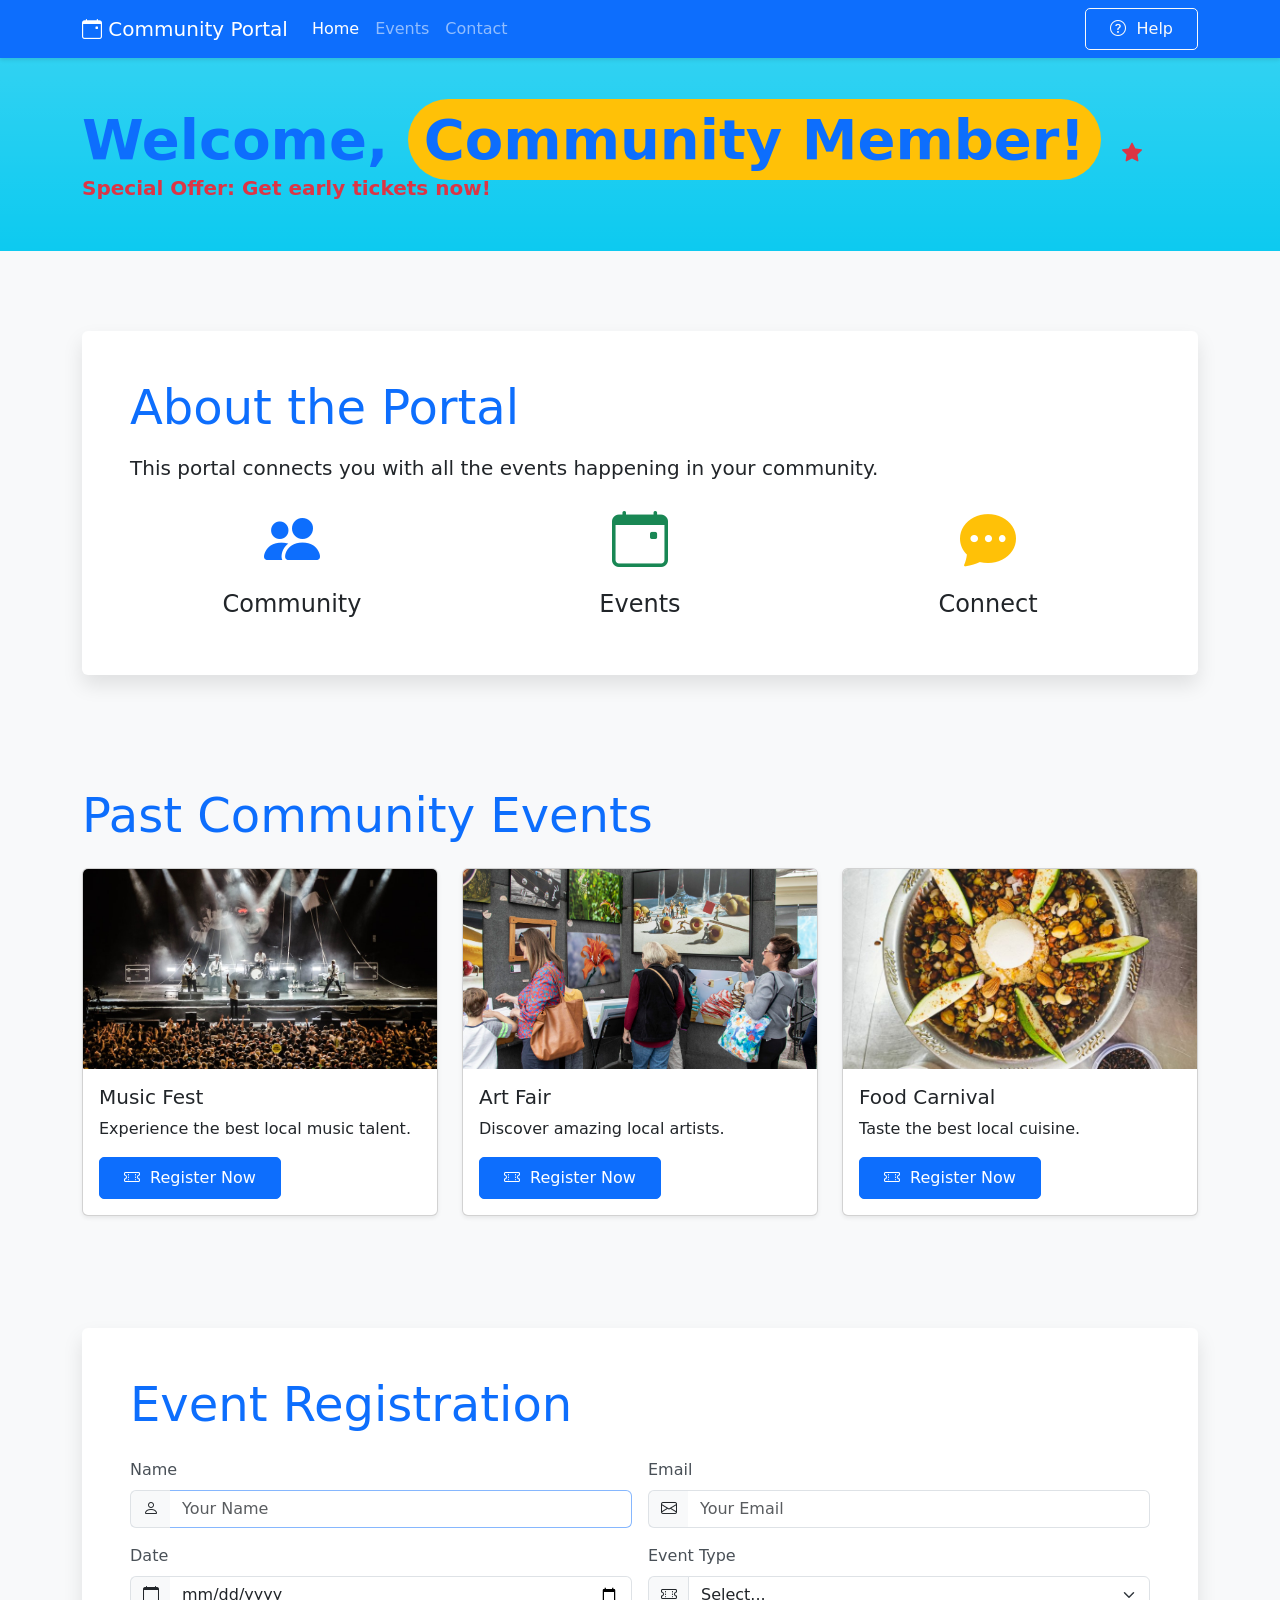
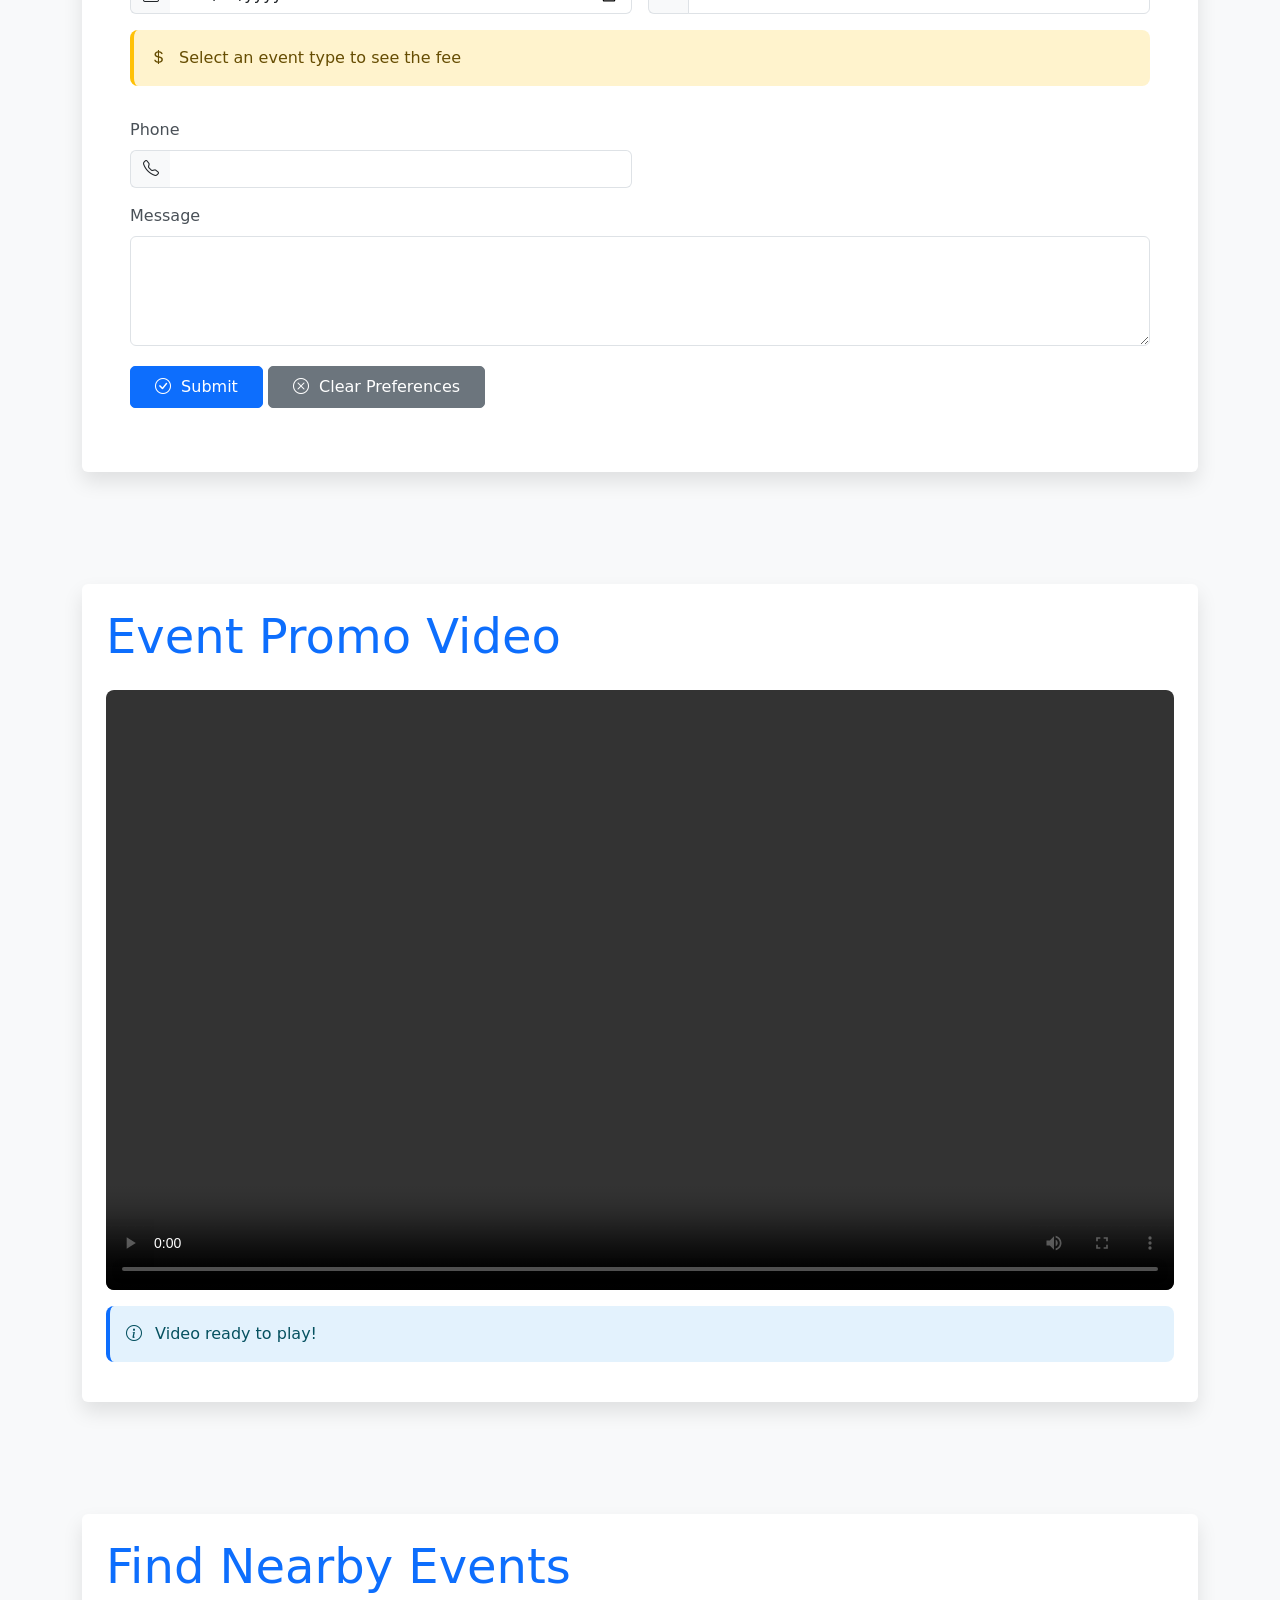
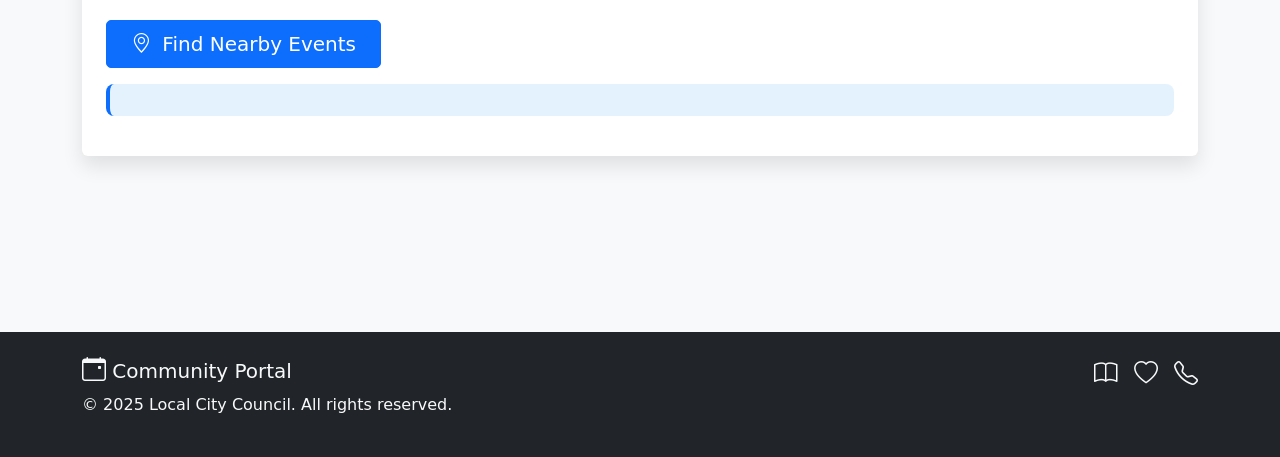
<file: Module 1-Bootstrap_Solution/index.html>
<!DOCTYPE html>
<html lang="en">
<head>
    <meta charset="UTF-8">
    <meta name="viewport" content="width=device-width, initial-scale=1.0">
    <title>Local Community Event Portal</title>
    <!-- Bootstrap 5 CSS CDN -->
    <link href="https://cdn.jsdelivr.net/npm/bootstrap@5.3.0/dist/css/bootstrap.min.css" rel="stylesheet">
    <!-- Bootstrap Icons -->
    <link rel="stylesheet" href="https://cdn.jsdelivr.net/npm/bootstrap-icons@1.11.0/font/bootstrap-icons.css">
    <!-- Custom CSS -->
    <link rel="stylesheet" href="css/style.css">
</head>
<body class="bg-light">
    <!-- Navigation (Exercise 10.1) -->
    <nav class="navbar navbar-expand-lg navbar-dark bg-primary sticky-top">
        <div class="container">
            <a class="navbar-brand" href="#home">
                <i class="bi bi-calendar-event"></i> Community Portal
            </a>
            <button class="navbar-toggler" type="button" data-bs-toggle="collapse" data-bs-target="#navbarNav">
                <span class="navbar-toggler-icon"></span>
            </button>
            <div class="collapse navbar-collapse" id="navbarNav">
                <ul class="navbar-nav me-auto">
                    <li class="nav-item">
                        <a class="nav-link active" href="#home">Home</a>
                    </li>
                    <li class="nav-item">
                        <a class="nav-link" href="#events">Events</a>
                    </li>
                    <li class="nav-item">
                        <a class="nav-link" href="#contact">Contact</a>
                    </li>
                </ul>
                <a href="help.html" class="btn btn-outline-light" target="_blank">
                    <i class="bi bi-question-circle"></i> Help
                </a>
            </div>
        </div>
    </nav>

    <!-- Welcome Banner (Exercise 13.1) -->
    <div class="bg-info bg-gradient text-dark py-5">
        <div class="container">
            <div class="row align-items-center">
                <div class="col-12">
                    <h2 class="display-4 fw-bold d-inline">Welcome, <span class="bg-warning px-3 py-2 rounded-pill">Community Member!</span></h2>
                    <p class="lead text-danger fw-bold mt-3 d-inline ms-3">
                        <i class="bi bi-star-fill"></i> Special Offer: Get early tickets now!
                    </p>
                </div>
            </div>
        </div>
    </div>

    <!-- Main Content -->
    <main class="container my-5">
        <!-- Home Section (Exercise 7.1) -->
        <section id="home" class="mb-5">
            <div class="card border-0 shadow-lg">
                <div class="card-body p-5">
                    <h3 class="display-5 mb-3 text-primary">About the Portal</h3>
                    <p class="lead">This portal connects you with all the events happening in your community.</p>
                    <div class="row mt-4">
                        <div class="col-md-4">
                            <div class="text-center">
                                <i class="bi bi-people-fill display-4 text-primary"></i>
                                <h4 class="mt-3">Community</h4>
                            </div>
                        </div>
                        <div class="col-md-4">
                            <div class="text-center">
                                <i class="bi bi-calendar-event display-4 text-success"></i>
                                <h4 class="mt-3">Events</h4>
                            </div>
                        </div>
                        <div class="col-md-4">
                            <div class="text-center">
                                <i class="bi bi-chat-dots-fill display-4 text-warning"></i>
                                <h4 class="mt-3">Connect</h4>
                            </div>
                        </div>
                    </div>
                </div>
            </div>
        </section>

        <!-- Events Section (Exercise 3.1 & 4.1) -->
        <section id="events" class="mb-5">
            <h3 class="display-5 mb-4 text-primary">Past Community Events</h3>
            <div class="row g-4">
                <div class="col-12 col-md-6 col-lg-4">
                    <div class="card h-100 shadow-sm hover-card">
                        <img src="images/event1.jpg" class="card-img-top" alt="Music Fest" style="height: 200px; object-fit: cover;">
                        <div class="card-body">
                            <h5 class="card-title">Music Fest</h5>
                            <p class="card-text">Experience the best local music talent.</p>
                            <button class="btn btn-primary" onclick="scrollToRegistration('Music Fest')">
                                <i class="bi bi-ticket-perforated"></i> Register Now
                            </button>
                        </div>
                    </div>
                </div>
                <div class="col-12 col-md-6 col-lg-4">
                    <div class="card h-100 shadow-sm hover-card">
                        <img src="images/event2.jpg" class="card-img-top" alt="Art Fair" style="height: 200px; object-fit: cover;">
                        <div class="card-body">
                            <h5 class="card-title">Art Fair</h5>
                            <p class="card-text">Discover amazing local artists.</p>
                            <button class="btn btn-primary" onclick="scrollToRegistration('Art Fair')">
                                <i class="bi bi-ticket-perforated"></i> Register Now
                            </button>
                        </div>
                    </div>
                </div>
                <div class="col-12 col-md-6 col-lg-4">
                    <div class="card h-100 shadow-sm hover-card">
                        <img src="images/event3.jpg" class="card-img-top" alt="Food Carnival" style="height: 200px; object-fit: cover;">
                        <div class="card-body">
                            <h5 class="card-title">Food Carnival</h5>
                            <p class="card-text">Taste the best local cuisine.</p>
                            <button class="btn btn-primary" onclick="scrollToRegistration('Food Carnival')">
                                <i class="bi bi-ticket-perforated"></i> Register Now
                            </button>
                        </div>
                    </div>
                </div>
            </div>
        </section>

        <!-- Contact Section (Exercise 8.1) -->
        <section id="contact" class="mb-5">
            <div class="card border-0 shadow-lg">
                <div class="card-body p-5">
                    <h3 class="display-5 mb-4 text-primary">Event Registration</h3>
                    <form class="row g-3" onsubmit="showConfirmation(); return false;">
                        <div class="col-md-6">
                            <label for="name" class="form-label">Name</label>
                            <div class="input-group">
                                <span class="input-group-text"><i class="bi bi-person"></i></span>
                                <input type="text" class="form-control" id="name" placeholder="Your Name" required autofocus>
                            </div>
                        </div>
                        <div class="col-md-6">
                            <label for="email" class="form-label">Email</label>
                            <div class="input-group">
                                <span class="input-group-text"><i class="bi bi-envelope"></i></span>
                                <input type="email" class="form-control" id="email" placeholder="Your Email" required>
                            </div>
                        </div>
                        <div class="col-md-6">
                            <label for="date" class="form-label">Date</label>
                            <div class="input-group">
                                <span class="input-group-text"><i class="bi bi-calendar"></i></span>
                                <input type="date" class="form-control" id="date" required>
                            </div>
                        </div>
                        <div class="col-md-6">
                            <label for="eventType" class="form-label">Event Type</label>
                            <div class="input-group">
                                <span class="input-group-text"><i class="bi bi-ticket-perforated"></i></span>
                                <select class="form-select" id="eventType" onchange="showFee(); savePreferences();" required>
                                    <option value="">Select...</option>
                                    <option value="concert">Concert</option>
                                    <option value="workshop">Workshop</option>
                                    <option value="festival">Festival</option>
                                </select>
                            </div>
                        </div>
                        <div class="col-12">
                            <div id="eventFee" class="alert alert-warning">
                                <i class="bi bi-currency-dollar"></i> Select an event type to see the fee
                            </div>
                        </div>
                        <div class="col-md-6">
                            <label for="phone" class="form-label">Phone</label>
                            <div class="input-group">
                                <span class="input-group-text"><i class="bi bi-telephone"></i></span>
                                <input type="tel" class="form-control" id="phone" onblur="validatePhone()" required>
                            </div>
                        </div>
                        <div class="col-12">
                            <label for="feedback" class="form-label">Message</label>
                            <textarea class="form-control" id="feedback" rows="4" onkeyup="countChars()"></textarea>
                            <div id="charCount" class="form-text text-success"></div>
                        </div>
                        <div class="col-12">
                            <button type="submit" class="btn btn-primary">
                                <i class="bi bi-check-circle"></i> Submit
                            </button>
                            <button type="button" class="btn btn-secondary" onclick="clearPreferences()">
                                <i class="bi bi-x-circle"></i> Clear Preferences
                            </button>
                        </div>
                        <div class="col-12">
                            <output id="outputMsg" class="alert alert-success d-none"></output>
                        </div>
                    </form>
                </div>
            </div>
        </section>

        <!-- Video Section (Exercise 11.1) -->
        <section class="mb-5">
            <div class="card border-0 shadow-lg">
                <div class="card-body p-4">
                    <h3 class="display-5 mb-4 text-primary">Event Promo Video</h3>
                    <div class="ratio ratio-16x9">
                        <video class="rounded" controls oncanplay="videoReady()">
                            <source src="videos/promo.mp4" type="video/mp4">
                            Your browser does not support the video tag.
                        </video>
                    </div>
                    <p id="videoStatus" class="alert alert-info mt-3">
                        <i class="bi bi-info-circle"></i> Video ready to play!
                    </p>
                </div>
            </div>
        </section>

        <!-- Geolocation Section (Exercise 16.1) -->
        <section class="mb-5">
            <div class="card border-0 shadow-lg">
                <div class="card-body p-4">
                    <h3 class="display-5 mb-4 text-primary">Find Nearby Events</h3>
                    <button class="btn btn-primary btn-lg" onclick="findLocation()">
                        <i class="bi bi-geo-alt"></i> Find Nearby Events
                    </button>
                    <p id="geoResult" class="mt-3 alert alert-info"></p>
                </div>
            </div>
        </section>
    </main>

    <!-- Footer (Exercise 16.1) -->
    <footer class="bg-dark text-light py-4 mt-5">
        <div class="container">
            <div class="row">
                <div class="col-md-6">
                    <h5><i class="bi bi-calendar-event"></i> Community Portal</h5>
                    <p>&copy; 2025 Local City Council. All rights reserved.</p>
                </div>
                <div class="col-md-6 text-md-end">
                    <div class="d-flex gap-3 justify-content-md-end">
                        <a href="#" class="text-light fs-4" title="Community Guidelines">
                            <i class="bi bi-book"></i>
                        </a>
                        <a href="#" class="text-light fs-4" title="Volunteer Opportunities">
                            <i class="bi bi-heart"></i>
                        </a>
                        <a href="#" class="text-light fs-4" title="Emergency Contacts">
                            <i class="bi bi-telephone"></i>
                        </a>
                    </div>
                </div>
            </div>
        </div>
    </footer>

    <!-- Bootstrap 5 JS Bundle with Popper -->
    <script src="https://cdn.jsdelivr.net/npm/bootstrap@5.3.0/dist/js/bootstrap.bundle.min.js"></script>
    <script>
        // Your existing JavaScript code remains the same
        window.onload = function () {
            const selectedType = localStorage.getItem("eventType");
            if (selectedType) {
                document.getElementById("eventType").value = selectedType;
            }
        };

        function savePreferences() {
            const type = document.getElementById("eventType").value;
            localStorage.setItem("eventType", type);
        }

        function clearPreferences() {
            localStorage.clear();
            sessionStorage.clear();
            alert("Preferences cleared.");
        }

        function validatePhone() {
            const phone = document.getElementById("phone").value;
            if (!/^\d{10}$/.test(phone)) {
                alert("Enter a valid 10-digit phone number.");
            }
        }

        function showFee() {
            const fees = {
                concert: "$20",
                workshop: "$10",
                festival: "Free"
            };
            const fee = fees[document.getElementById("eventType").value];
            document.getElementById("eventFee").innerHTML = 
                `<i class="bi bi-currency-dollar"></i> Event Fee: ${fee}`;
        }

        function showConfirmation() {
            const outputMsg = document.getElementById("outputMsg");
            outputMsg.innerHTML = '<i class="bi bi-check-circle"></i> Thank you! Your registration is confirmed.';
            outputMsg.classList.remove("d-none");
        }

        function enlargeImage(img) {
            img.style.transform = "scale(1.5)";
            img.style.transition = "transform 0.5s";
        }

        function countChars() {
            const text = document.getElementById("feedback").value;
            document.getElementById("charCount").innerText = `Characters: ${text.length}`;
        }

        function findLocation() {
            const output = document.getElementById("geoResult");
            if (navigator.geolocation) {
                navigator.geolocation.getCurrentPosition(
                    position => {
                        output.innerHTML = `<i class="bi bi-geo-alt"></i> Latitude: ${position.coords.latitude}, Longitude: ${position.coords.longitude}`;
                    },
                    error => {
                        output.innerHTML = `<i class="bi bi-exclamation-triangle"></i> Error: ${error.message}`;
                    },
                    { enableHighAccuracy: true, timeout: 5000 }
                );
            } else {
                output.innerHTML = `<i class="bi bi-exclamation-triangle"></i> Geolocation not supported.`;
            }
        }

        window.onbeforeunload = function () {
            return "Are you sure you want to leave without finishing the form?";
        };

        function videoReady() {
            document.getElementById("videoStatus").innerHTML = 
                '<i class="bi bi-play-circle"></i> Video ready to play!';
        }

        // Add this new function for smooth scrolling to registration
        function scrollToRegistration(eventName) {
            document.getElementById('eventType').value = eventName.toLowerCase().replace(' ', '');
            document.getElementById('contact').scrollIntoView({ behavior: 'smooth' });
            showFee();
        }
    </script>
</body>
</html>
</file>
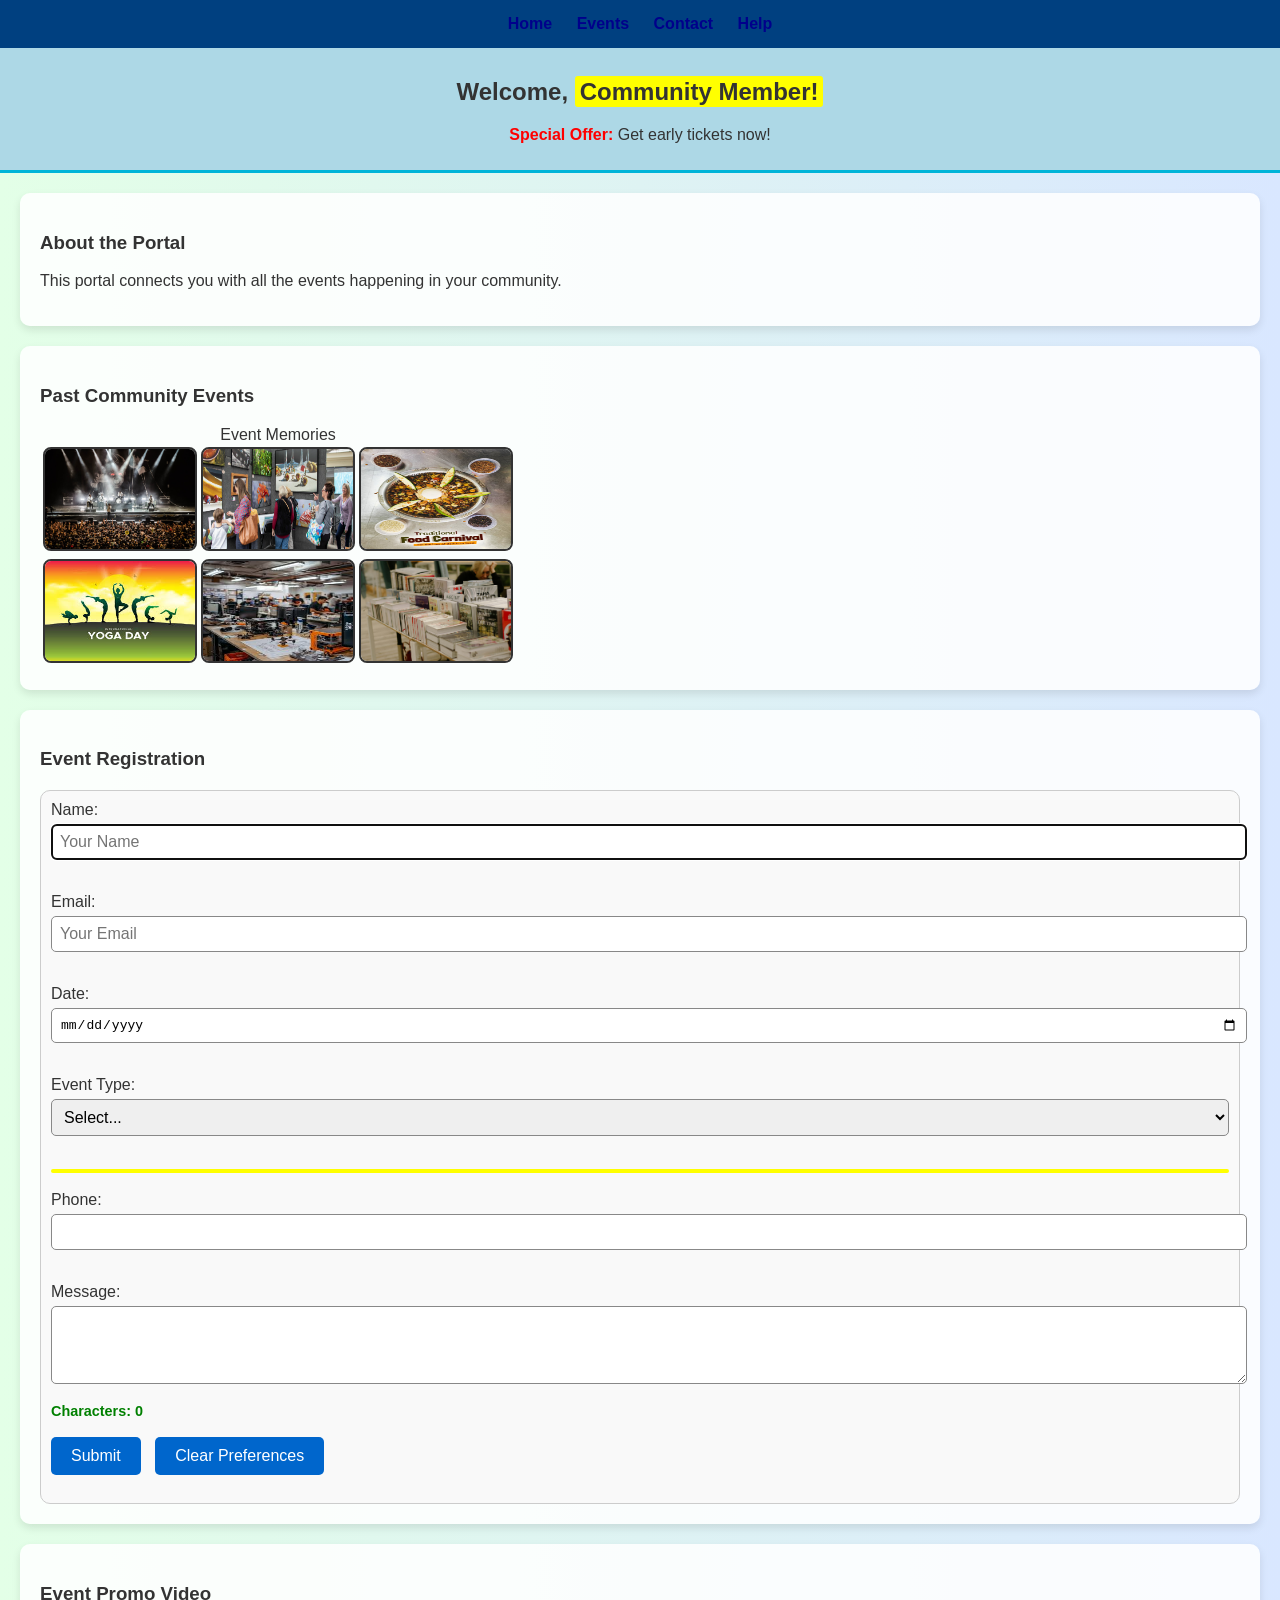
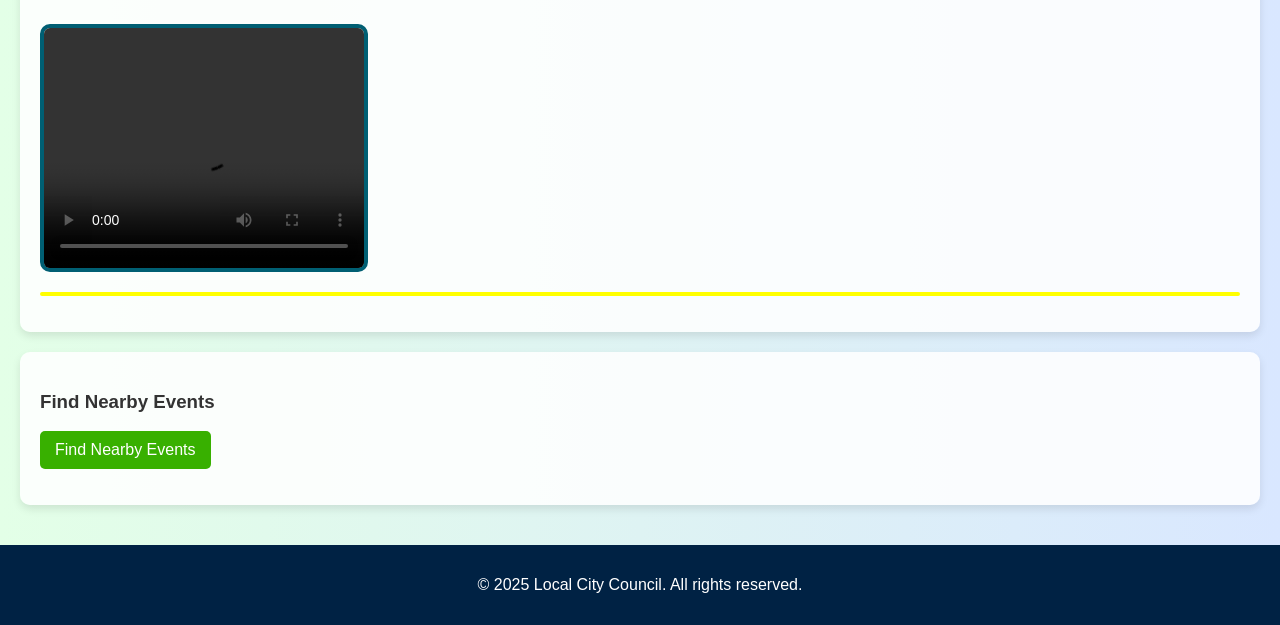
<file: Module 1-CSS3_Solution/index.html>
<!DOCTYPE html>
<html lang="en">
<head>
    <meta charset="UTF-8">
    <title>Local Community Event Portal</title>
    <link rel="stylesheet" href="styles.css">
    <style>
        /* Navigation */
        nav a {
            margin: 10px;
            text-decoration: none;
            color: darkblue;
        }
        /* Welcome Banner */
        #welcomeBanner {
            background-color: lightblue;
            padding: 10px;
        }
        .highlight {
            background-color: yellow;
            font-weight: bold;
        }
        /* Image Gallery */
        .event-img {
            border: 2px solid #333;
            width: 150px;
            height: 100px;
        }
        /* Form Styling */
        form {
            margin-top: 20px;
            border: 1px solid #ccc;
            padding: 10px;
        }
        /* Feedback Count */
        #charCount {
            font-size: 0.9em;
            color: green;
        }
    </style>
    <script>
        // Save and load preferences
        window.onload = function () {
            const selectedType = localStorage.getItem("eventType");
            if (selectedType) {
                document.getElementById("eventType").value = selectedType;
            }
        };

        function savePreferences() {
            const type = document.getElementById("eventType").value;
            localStorage.setItem("eventType", type);
        }

        function clearPreferences() {
            localStorage.clear();
            sessionStorage.clear();
            alert("Preferences cleared.");
        }

        function validatePhone() {
            const phone = document.getElementById("phone").value;
            if (!/^\d{10}$/.test(phone)) {
                alert("Enter a valid 10-digit phone number.");
            }
        }

        function showFee() {
            const fees = {
                concert: "$20",
                workshop: "$10",
                festival: "Free"
            };
            const fee = fees[document.getElementById("eventType").value];
            document.getElementById("eventFee").innerText = `Event Fee: ${fee}`;
        }

        function showConfirmation() {
            document.getElementById("outputMsg").value = "Thank you! Your registration is confirmed.";
        }

        function enlargeImage(img) {
            img.style.transform = "scale(1.5)";
            img.style.transition = "transform 0.5s";
        }

        function countChars() {
            const text = document.getElementById("feedback").value;
            document.getElementById("charCount").innerText = `Characters: ${text.length}`;
        }

        function findLocation() {
            const output = document.getElementById("geoResult");
            if (navigator.geolocation) {
                navigator.geolocation.getCurrentPosition(
                    position => {
                        output.innerText = `Latitude: ${position.coords.latitude}, Longitude: ${position.coords.longitude}`;
                    },
                    error => {
                        output.innerText = `Error: ${error.message}`;
                    },
                    { enableHighAccuracy: true, timeout: 5000 }
                );
            } else {
                output.innerText = "Geolocation not supported.";
            }
        }

        window.onbeforeunload = function () {
            return "Are you sure you want to leave without finishing the form?";
        };

        function videoReady() {
            document.getElementById("videoStatus").innerText = "Video ready to play!";
        }
    </script>
</head>
<body>
    <!-- Navigation -->
    <nav>
        <a href="#home">Home</a>
        <a href="#events">Events</a>
        <a href="#contact">Contact</a>
        <a href="help.html" target="_blank">Help</a>
    </nav>

    <!-- Welcome -->
    <div id="welcomeBanner">
        <h2>Welcome, <span class="highlight">Community Member!</span></h2>
        <p><span style="color:red; font-weight:bold;">Special Offer:</span> Get early tickets now!</p>
    </div>

    <!-- Main -->
    <main>
        <!-- Home Section -->
        <section id="home">
            <h3>About the Portal</h3>
            <p>This portal connects you with all the events happening in your community.</p>
        </section>

        <!-- Events Section -->
        <section id="events">
            <h3>Past Community Events</h3>
            <table>
                <caption>Event Memories</caption>
                <tr>
                    <td><img src="images/event1.jpg" alt="Music Fest" title="Music Fest" class="event-img" ondblclick="enlargeImage(this)"></td>
                    <td><img src="images/event2.jpg" alt="Art Fair" title="Art Fair" class="event-img" ondblclick="enlargeImage(this)"></td>
                    <td><img src="images/event3.jpg" alt="Food Carnival" title="Food Carnival" class="event-img" ondblclick="enlargeImage(this)"></td>
                </tr>
                <tr>
                    <td><img src="images/event4.jpg" alt="Yoga Day" title="Yoga Day" class="event-img" ondblclick="enlargeImage(this)"></td>
                    <td><img src="images/event5.jpg" alt="Tech Workshop" title="Tech Workshop" class="event-img" ondblclick="enlargeImage(this)"></td>
                    <td><img src="images/event6.jpg" alt="Book Fest" title="Book Fest" class="event-img" ondblclick="enlargeImage(this)"></td>
                </tr>
            </table>
        </section>

        <!-- Contact Section -->
        <section id="contact">
            <h3>Event Registration</h3>
            <form onsubmit="showConfirmation(); return false;">
                <label>Name: <input type="text" name="name" placeholder="Your Name" required autofocus></label><br><br>
                <label>Email: <input type="email" name="email" placeholder="Your Email" required></label><br><br>
                <label>Date: <input type="date" name="date" required></label><br><br>
                <label>Event Type:
                    <select id="eventType" name="eventType" onchange="showFee(); savePreferences();" required>
                        <option value="">Select...</option>
                        <option value="concert">Concert</option>
                        <option value="workshop">Workshop</option>
                        <option value="festival">Festival</option>
                    </select>
                </label><br><br>
                <div id="eventFee" class="highlight"></div><br>
                <label>Phone: <input type="text" id="phone" onblur="validatePhone()" required></label><br><br>
                <label>Message:<br>
                    <textarea id="feedback" rows="4" cols="30" onkeyup="countChars()"></textarea>
                </label><br>
                <div id="charCount">Characters: 0</div><br>
                <button type="submit" onclick="showConfirmation()">Submit</button>
                <button type="button" onclick="clearPreferences()">Clear Preferences</button><br><br>
                <output id="outputMsg"></output>
            </form>
        </section>

        <!-- Video Section -->
        <section>
            <h3>Event Promo Video</h3>
            <video width="320" height="240" controls oncanplay="videoReady()">
                <source src="promo.mp4" type="video/mp4">
                Your browser does not support the video tag.
            </video>
            <p id="videoStatus" class="highlight"></p>
        </section>

        <!-- Geolocation -->
        <section>
            <h3>Find Nearby Events</h3>
            <button onclick="findLocation()">Find Nearby Events</button>
            <p id="geoResult"></p>
        </section>
    </main>

    <!-- Footer -->
    <footer>
        <p>&copy; 2025 Local City Council. All rights reserved.</p>
    </footer>
</body>
</html>
</file>
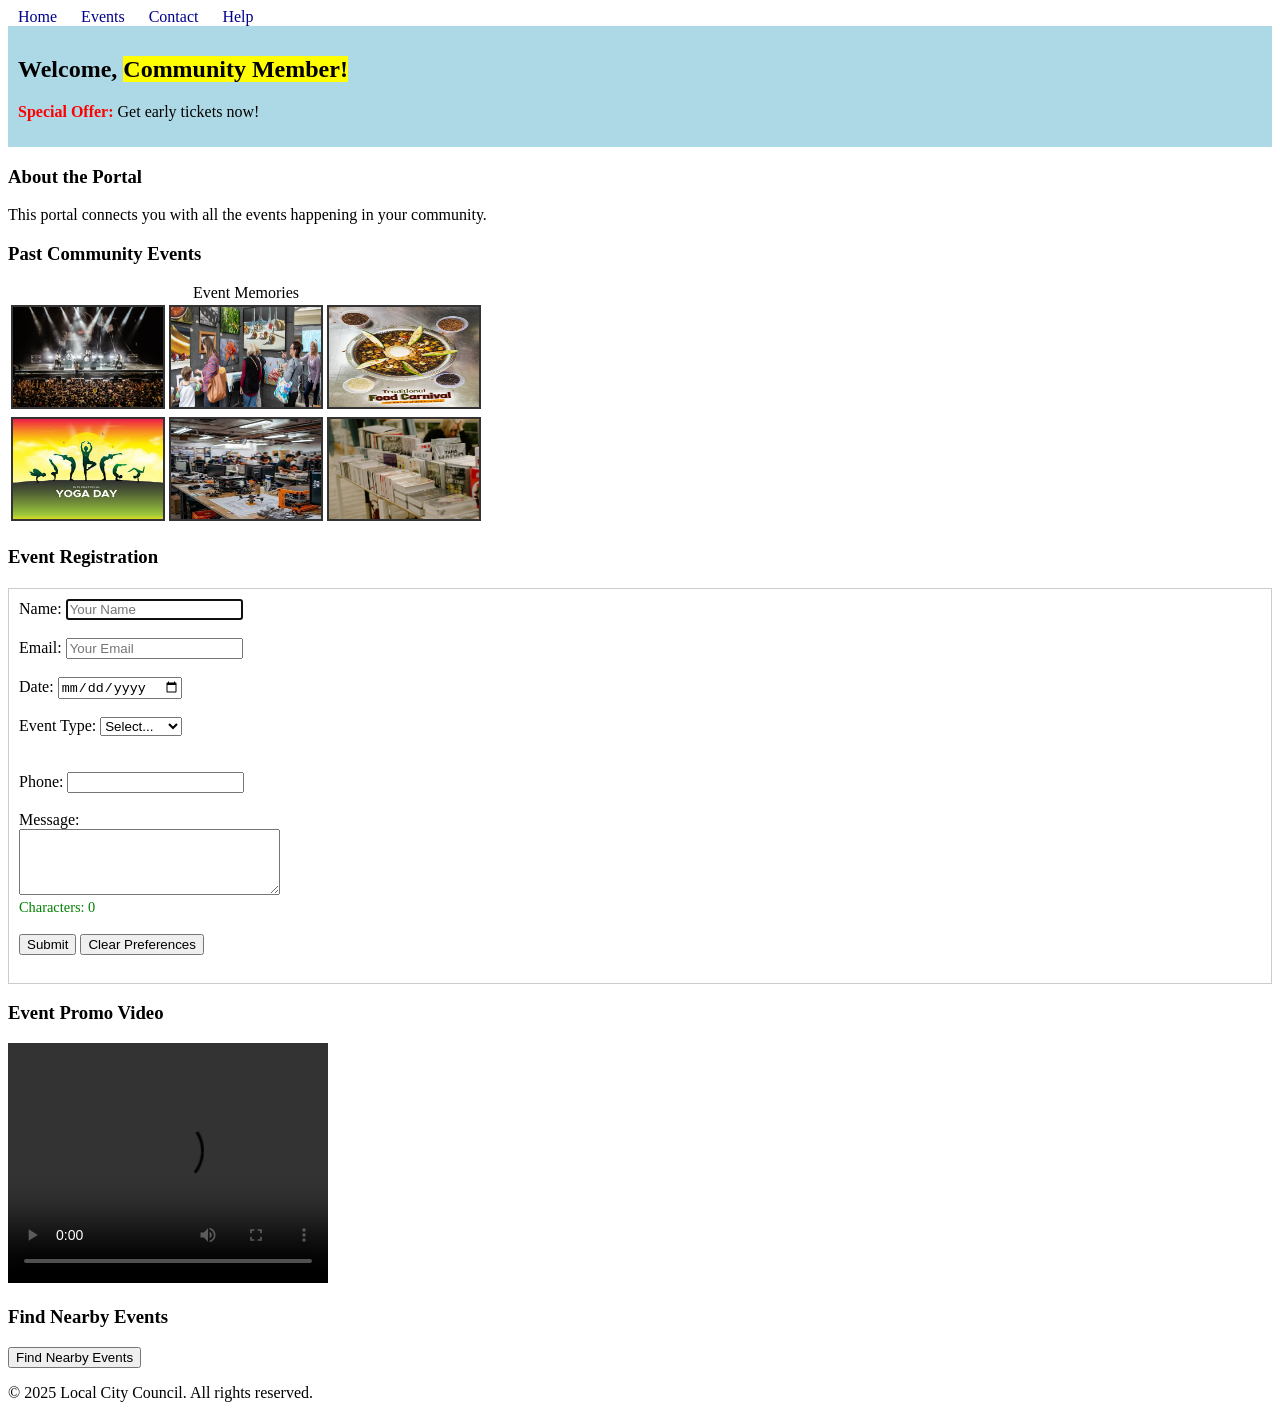
<file: Module 1-HTML5_Solution/index.html>
<!DOCTYPE html>
<html lang="en">
<head>
    <meta charset="UTF-8">
    <title>Local Community Event Portal</title>
    <style>
        /* Navigation */
        nav a {
            margin: 10px;
            text-decoration: none;
            color: darkblue;
        }
        /* Welcome Banner */
        #welcomeBanner {
            background-color: lightblue;
            padding: 10px;
        }
        .highlight {
            background-color: yellow;
            font-weight: bold;
        }
        /* Image Gallery */
        .event-img {
            border: 2px solid #333;
            width: 150px;
            height: 100px;
        }
        /* Form Styling */
        form {
            margin-top: 20px;
            border: 1px solid #ccc;
            padding: 10px;
        }
        /* Feedback Count */
        #charCount {
            font-size: 0.9em;
            color: green;
        }
    </style>
    <script>
        // Save and load preferences
        window.onload = function () {
            const selectedType = localStorage.getItem("eventType");
            if (selectedType) {
                document.getElementById("eventType").value = selectedType;
            }
        };

        function savePreferences() {
            const type = document.getElementById("eventType").value;
            localStorage.setItem("eventType", type);
        }

        function clearPreferences() {
            localStorage.clear();
            sessionStorage.clear();
            alert("Preferences cleared.");
        }

        function validatePhone() {
            const phone = document.getElementById("phone").value;
            if (!/^\d{10}$/.test(phone)) {
                alert("Enter a valid 10-digit phone number.");
            }
        }

        function showFee() {
            const fees = {
                concert: "$20",
                workshop: "$10",
                festival: "Free"
            };
            const fee = fees[document.getElementById("eventType").value];
            document.getElementById("eventFee").innerText = `Event Fee: ${fee}`;
        }

        function showConfirmation() {
            document.getElementById("outputMsg").value = "Thank you! Your registration is confirmed.";
        }

        function enlargeImage(img) {
            img.style.transform = "scale(1.5)";
            img.style.transition = "transform 0.5s";
        }

        function countChars() {
            const text = document.getElementById("feedback").value;
            document.getElementById("charCount").innerText = `Characters: ${text.length}`;
        }

        function findLocation() {
            const output = document.getElementById("geoResult");
            if (navigator.geolocation) {
                navigator.geolocation.getCurrentPosition(
                    position => {
                        output.innerText = `Latitude: ${position.coords.latitude}, Longitude: ${position.coords.longitude}`;
                    },
                    error => {
                        output.innerText = `Error: ${error.message}`;
                    },
                    { enableHighAccuracy: true, timeout: 5000 }
                );
            } else {
                output.innerText = "Geolocation not supported.";
            }
        }

        window.onbeforeunload = function () {
            return "Are you sure you want to leave without finishing the form?";
        };

        function videoReady() {
            document.getElementById("videoStatus").innerText = "Video ready to play!";
        }
    </script>
</head>
<body>
    <!-- Navigation -->
    <nav>
        <a href="#home">Home</a>
        <a href="#events">Events</a>
        <a href="#contact">Contact</a>
        <a href="help.html" target="_blank">Help</a>
    </nav>

    <!-- Welcome -->
    <div id="welcomeBanner">
        <h2>Welcome, <span class="highlight">Community Member!</span></h2>
        <p><span style="color:red; font-weight:bold;">Special Offer:</span> Get early tickets now!</p>
    </div>

    <!-- Main -->
    <main>
        <!-- Home Section -->
        <section id="home">
            <h3>About the Portal</h3>
            <p>This portal connects you with all the events happening in your community.</p>
        </section>

        <!-- Events Section -->
        <section id="events">
            <h3>Past Community Events</h3>
            <table>
                <caption>Event Memories</caption>
                <tr>
                    <td><img src="images/event1.jpg" alt="Music Fest" title="Music Fest" class="event-img" ondblclick="enlargeImage(this)"></td>
                    <td><img src="images/event2.jpg" alt="Art Fair" title="Art Fair" class="event-img" ondblclick="enlargeImage(this)"></td>
                    <td><img src="images/event3.jpg" alt="Food Carnival" title="Food Carnival" class="event-img" ondblclick="enlargeImage(this)"></td>
                </tr>
                <tr>
                    <td><img src="images/event4.jpg" alt="Yoga Day" title="Yoga Day" class="event-img" ondblclick="enlargeImage(this)"></td>
                    <td><img src="images/event5.jpg" alt="Tech Workshop" title="Tech Workshop" class="event-img" ondblclick="enlargeImage(this)"></td>
                    <td><img src="images/event6.jpg" alt="Book Fest" title="Book Fest" class="event-img" ondblclick="enlargeImage(this)"></td>
                </tr>
            </table>
        </section>

        <!-- Contact Section -->
        <section id="contact">
            <h3>Event Registration</h3>
            <form onsubmit="showConfirmation(); return false;">
                <label>Name: <input type="text" name="name" placeholder="Your Name" required autofocus></label><br><br>
                <label>Email: <input type="email" name="email" placeholder="Your Email" required></label><br><br>
                <label>Date: <input type="date" name="date" required></label><br><br>
                <label>Event Type:
                    <select id="eventType" name="eventType" onchange="showFee(); savePreferences();" required>
                        <option value="">Select...</option>
                        <option value="concert">Concert</option>
                        <option value="workshop">Workshop</option>
                        <option value="festival">Festival</option>
                    </select>
                </label><br><br>
                <div id="eventFee" class="highlight"></div><br>
                <label>Phone: <input type="text" id="phone" onblur="validatePhone()" required></label><br><br>
                <label>Message:<br>
                    <textarea id="feedback" rows="4" cols="30" onkeyup="countChars()"></textarea>
                </label><br>
                <div id="charCount">Characters: 0</div><br>
                <button type="submit" onclick="showConfirmation()">Submit</button>
                <button type="button" onclick="clearPreferences()">Clear Preferences</button><br><br>
                <output id="outputMsg"></output>
            </form>
        </section>

        <!-- Video Section -->
        <section>
            <h3>Event Promo Video</h3>
            <video width="320" height="240" controls oncanplay="videoReady()">
                <source src="promo.mp4" type="video/mp4">
                Your browser does not support the video tag.
            </video>
            <p id="videoStatus" class="highlight"></p>
        </section>

        <!-- Geolocation -->
        <section>
            <h3>Find Nearby Events</h3>
            <button onclick="findLocation()">Find Nearby Events</button>
            <p id="geoResult"></p>
        </section>
    </main>

    <!-- Footer -->
    <footer>
        <p>&copy; 2025 Local City Council. All rights reserved.</p>
    </footer>
</body>
</html>
</file>
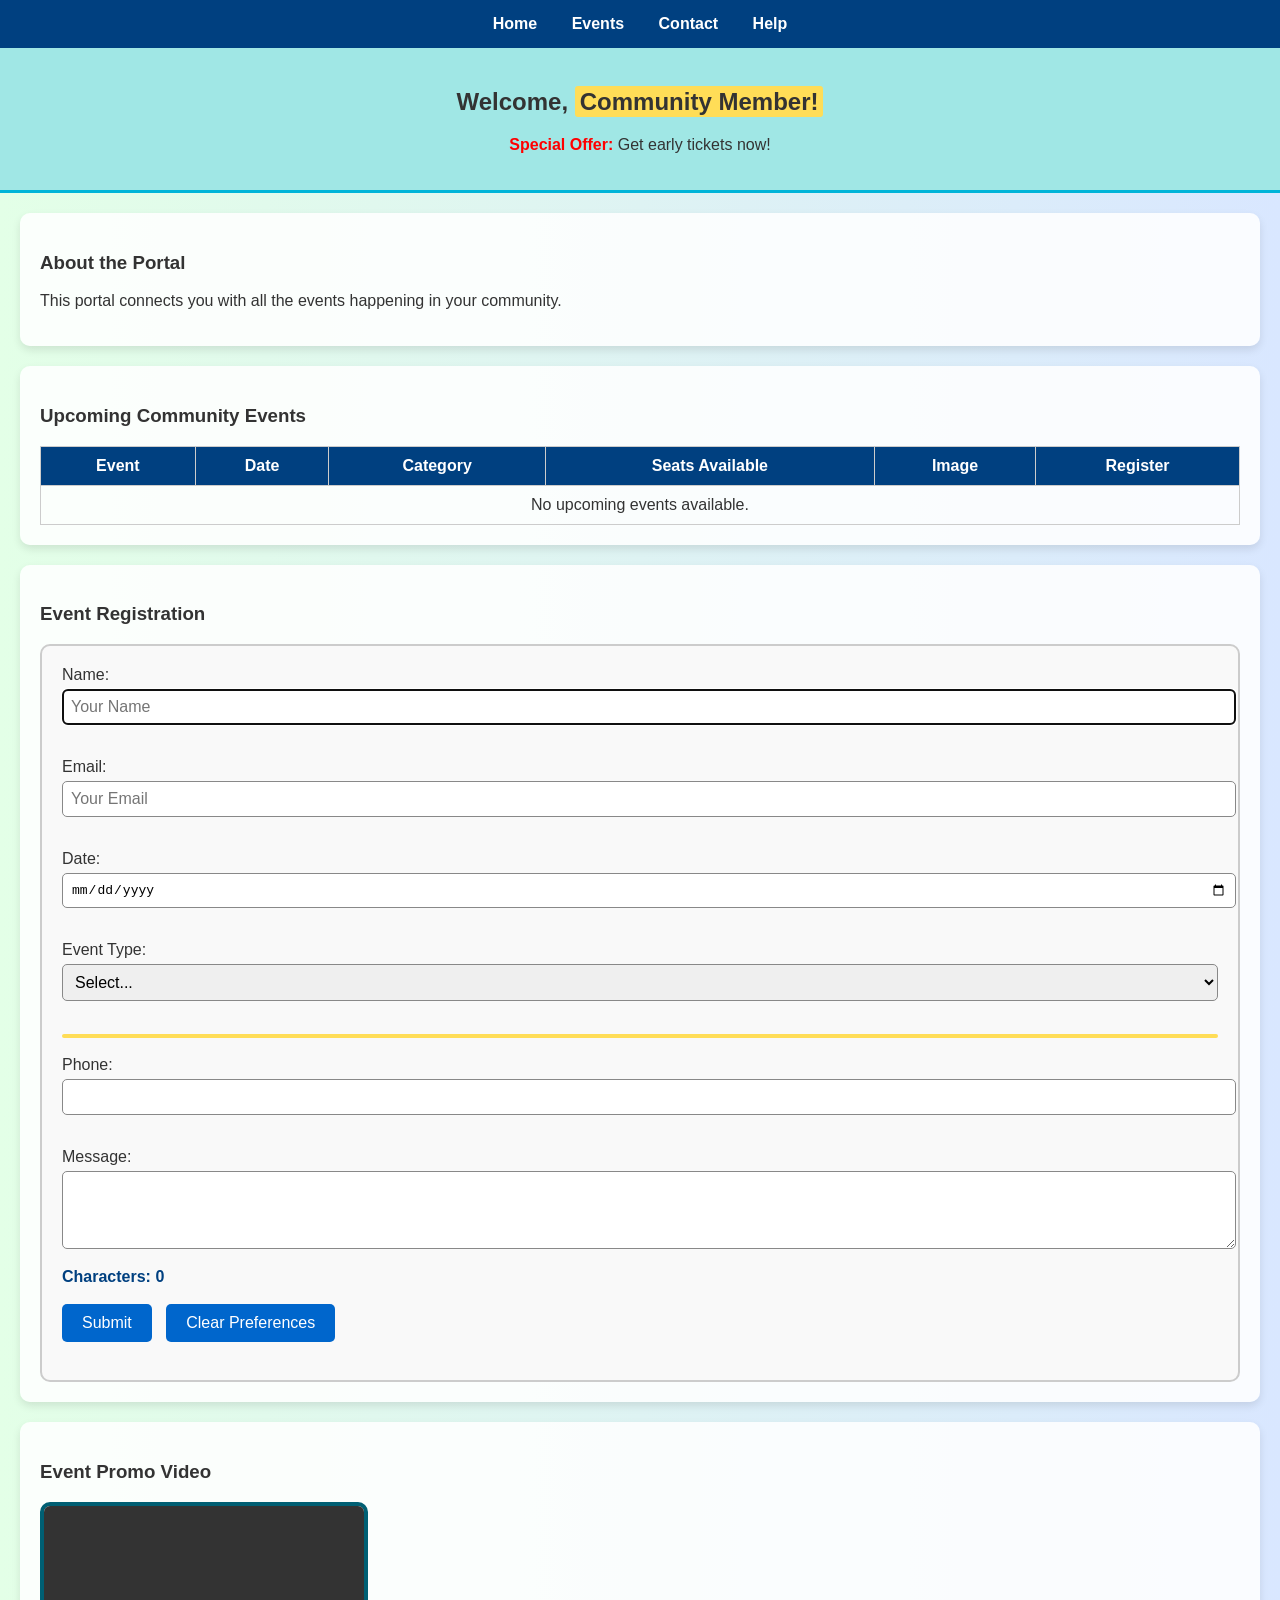
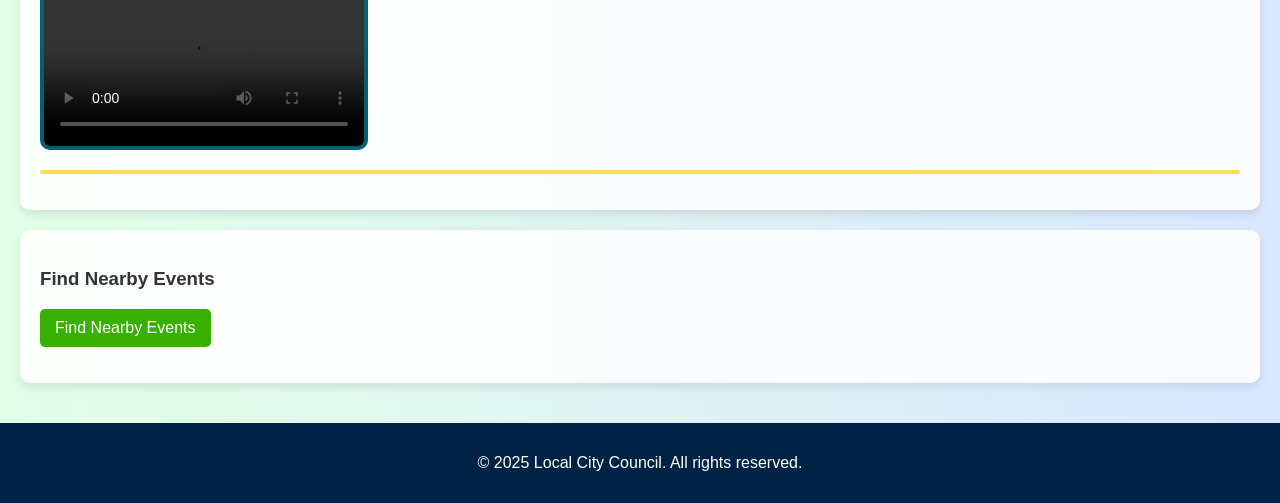
<file: Module 1-Javascript_Solution/index.html>
<!DOCTYPE html>
<html lang="en">
<head>
    <meta charset="UTF-8" />
    <title>Local Community Event Portal</title>
    <link rel="stylesheet" href="styles.css" />
</head>
<body>
    <!-- Navigation -->
    <nav>
        <a href="#home">Home</a>
        <a href="#events">Events</a>
        <a href="#contact">Contact</a>
        <a href="help.html" target="_blank">Help</a>
    </nav>

    <!-- Welcome -->
    <div id="welcomeBanner">
        <h2>Welcome, <span class="highlight">Community Member!</span></h2>
        <p><span style="color:red; font-weight:bold;">Special Offer:</span> Get early tickets now!</p>
    </div>

    <!-- Main -->
    <main>
        <!-- Home Section -->
        <section id="home">
            <h3>About the Portal</h3>
            <p>This portal connects you with all the events happening in your community.</p>
        </section>

        <!-- Events Section -->
        <section id="events">
            <h3>Upcoming Community Events</h3>
            <table id="eventsTable">
                <thead>
                    <tr>
                        <th>Event</th>
                        <th>Date</th>
                        <th>Category</th>
                        <th>Seats Available</th>
                        <th>Image</th>
                        <th>Register</th>
                    </tr>
                </thead>
                <tbody>
                    <!-- Dynamic rows here -->
                </tbody>
            </table>
        </section>

        <!-- Contact Section (Registration Form) -->
        <section id="contact">
            <h3>Event Registration</h3>
            <form id="registrationForm" onsubmit="submitRegistration(event)">
                <label>Name: <input type="text" name="name" placeholder="Your Name" required autofocus /></label><br /><br />
                <label>Email: <input type="email" name="email" placeholder="Your Email" required /></label><br /><br />
                <label>Date: <input type="date" name="date" required /></label><br /><br />
                <label>Event Type:
                    <select id="eventType" name="eventType" onchange="showFee(); savePreferences();" required>
                        <option value="">Select...</option>
                        <option value="musicfest">Music Fest</option>
                        <option value="artfair">Art Fair</option>
                        <option value="foodcarnival">Food Carnival</option>
                        <option value="yogaday">Yoga Day</option>
                        <option value="techworkshop">Tech Workshop</option>
                        <option value="bookfest">Book Fest</option>
                    </select>
                </label><br /><br />
                <div id="eventFee" class="highlight"></div><br />
                <label>Phone: <input type="text" id="phone" onblur="validatePhone()" required /></label><br /><br />
                <label>Message:<br />
                    <textarea id="feedback" rows="4" cols="30" onkeyup="countChars()"></textarea>
                </label><br />
                <div id="charCount">Characters: 0</div><br />
                <button type="submit">Submit</button>
                <button type="button" onclick="clearPreferences()">Clear Preferences</button><br /><br />
                <output id="outputMsg"></output>
            </form>
        </section>

        <!-- Video Section -->
        <section>
            <h3>Event Promo Video</h3>
            <video width="320" height="240" controls oncanplay="videoReady()">
                <source src="promo.mp4" type="video/mp4" />
                Your browser does not support the video tag.
            </video>
            <p id="videoStatus" class="highlight"></p>
        </section>

        <!-- Geolocation -->
        <section>
            <h3>Find Nearby Events</h3>
            <button onclick="findLocation()">Find Nearby Events</button>
            <p id="geoResult"></p>
        </section>
    </main>

    <!-- Footer -->
    <footer>
        <p>&copy; 2025 Local City Council. All rights reserved.</p>
    </footer>

    <script src="main.js"></script>
</body>
</html>
</file>
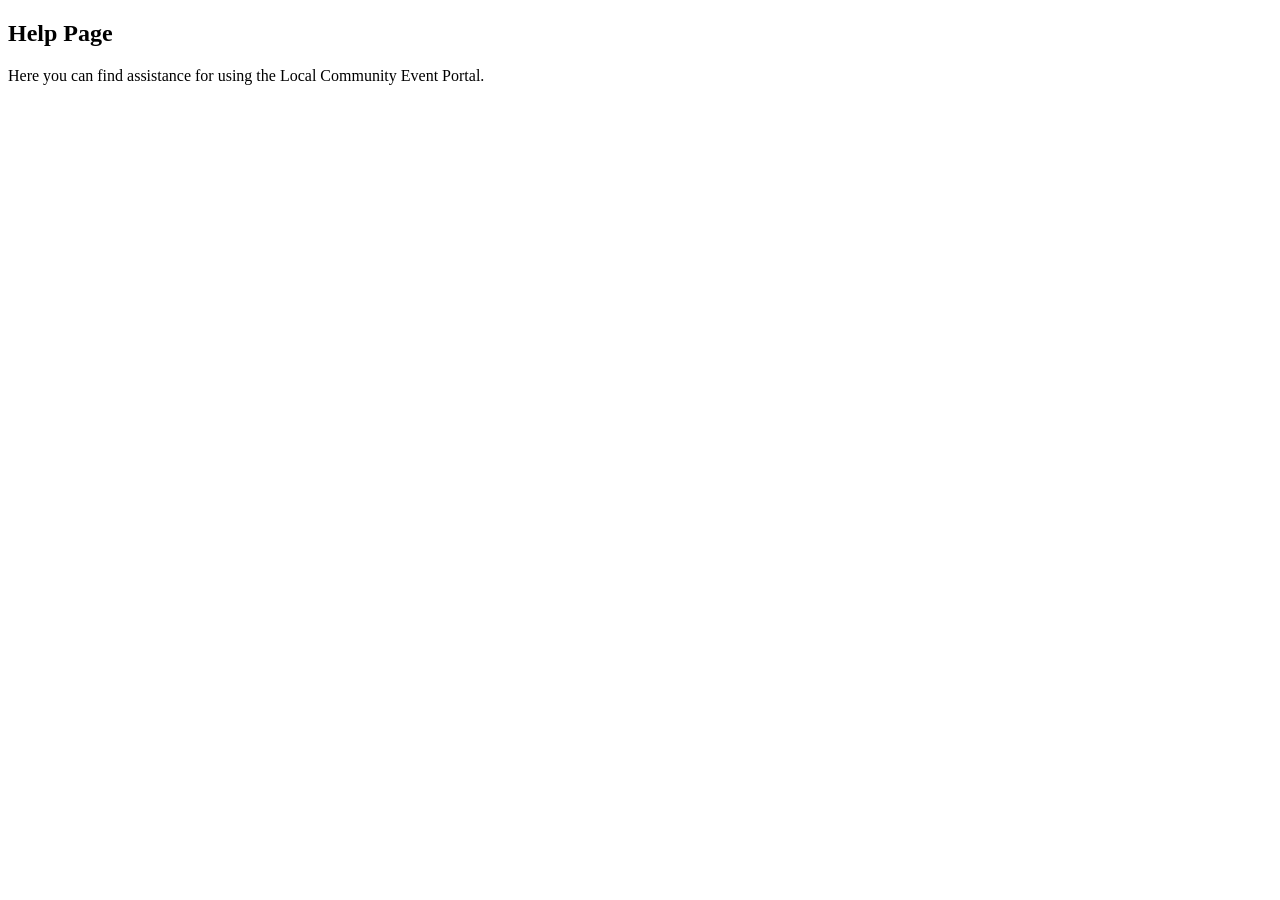
<file: Module 1-Bootstrap_Solution/help.html>
<!-- help.html -->
<!DOCTYPE html>
<html>
<head><title>Help</title></head>
<body>
<h2>Help Page</h2>
<p>Here you can find assistance for using the Local Community Event Portal.</p>
</body>
</html>
</file>
<file: Module 1-CSS3_Solution/styles.css>
/* Body & General */
body {
    font-family: 'Segoe UI', Tahoma, Geneva, Verdana, sans-serif;
    background: linear-gradient(to right, #e3ffe7, #d9e7ff);
    margin: 0;
    padding: 0;
    color: #333;
}

/* Navigation */
nav {
    background-color: #004080;
    padding: 15px;
    text-align: center;
}

nav a {
    color: #fff;
    margin: 0 15px;
    text-decoration: none;
    font-weight: bold;
    transition: color 0.3s;
}

nav a:hover {
    color: #ffdd57;
}

/* Welcome Banner */
#welcomeBanner {
    background: #a0e7e5;
    padding: 20px;
    text-align: center;
    border-bottom: 3px solid #00b4d8;
}

.highlight {
    background-color: #ffdd57;
    font-weight: bold;
    padding: 2px 5px;
    border-radius: 3px;
}

/* Sections */
section {
    margin: 20px;
    padding: 20px;
    background: #ffffffdd;
    border-radius: 10px;
    box-shadow: 0 4px 8px rgba(0, 0, 0, 0.1);
}

/* Event Images */
.event-img {
    border: 3px solid #008080;
    border-radius: 8px;
    width: 150px;
    height: 100px;
    transition: transform 0.5s;
}

.event-img:hover {
    transform: scale(1.1);
}

/* Forms */
form {
    background-color: #f9f9f9;
    padding: 20px;
    border: 2px solid #ccc;
    border-radius: 10px;
}

form input, form select, form textarea {
    width: 100%;
    padding: 8px;
    margin-top: 5px;
    margin-bottom: 15px;
    border: 1px solid #888;
    border-radius: 5px;
    font-size: 1em;
}

form button {
    background-color: #0066cc;
    color: white;
    padding: 10px 20px;
    margin-right: 10px;
    border: none;
    border-radius: 5px;
    cursor: pointer;
    transition: background 0.3s;
}

form button:hover {
    background-color: #004c99;
}

/* Event Fee and Char Count */
#eventFee, #charCount, #videoStatus {
    font-weight: bold;
    color: #004080;
}

/* Video */
video {
    border: 4px solid #005f73;
    border-radius: 10px;
}

/* Geolocation Button */
button {
    background-color: #38b000;
    color: white;
    border: none;
    padding: 10px 15px;
    border-radius: 5px;
    font-size: 1em;
    cursor: pointer;
}

button:hover {
    background-color: #2a9d8f;
}

/* Footer */
footer {
    background-color: #002244;
    color: white;
    text-align: center;
    padding: 15px 0;
    margin-top: 40px;
}
</file>
<file: Module 1-Javascript_Solution/styles.css>
/* Body & General */
body {
    font-family: 'Segoe UI', Tahoma, Geneva, Verdana, sans-serif;
    background: linear-gradient(to right, #e3ffe7, #d9e7ff);
    margin: 0;
    padding: 0;
    color: #333;
}

/* Navigation */
nav {
    background-color: #004080;
    padding: 15px;
    text-align: center;
}

nav a {
    color: #fff;
    margin: 0 15px;
    text-decoration: none;
    font-weight: bold;
    transition: color 0.3s;
}

nav a:hover {
    color: #ffdd57;
}

/* Welcome Banner */
#welcomeBanner {
    background: #a0e7e5;
    padding: 20px;
    text-align: center;
    border-bottom: 3px solid #00b4d8;
}

.highlight {
    background-color: #ffdd57;
    font-weight: bold;
    padding: 2px 5px;
    border-radius: 3px;
}

/* Sections */
section {
    margin: 20px;
    padding: 20px;
    background: #ffffffdd;
    border-radius: 10px;
    box-shadow: 0 4px 8px rgba(0, 0, 0, 0.1);
}

/* Event Table */
#eventsTable {
    width: 100%;
    border-collapse: collapse;
}

#eventsTable th,
#eventsTable td {
    border: 1px solid #ccc;
    padding: 10px;
    text-align: center;
    vertical-align: middle;
}

#eventsTable th {
    background-color: #004080;
    color: white;
}

.event-image {
    width: 100px;
    height: 70px;
    object-fit: cover;
    cursor: pointer;
    border-radius: 5px;
    transition: transform 0.3s ease;
}

/* Enlarge on double-click: zoom handled by JS, fallback here */
.enlarged {
    transform: scale(1.5);
    z-index: 10;
    position: relative;
}

/* Forms */
form {
    background-color: #f9f9f9;
    padding: 20px;
    border: 2px solid #ccc;
    border-radius: 10px;
}

form input,
form select,
form textarea {
    width: 100%;
    padding: 8px;
    margin-top: 5px;
    margin-bottom: 15px;
    border: 1px solid #888;
    border-radius: 5px;
    font-size: 1em;
}

form button {
    background-color: #0066cc;
    color: white;
    padding: 10px 20px;
    margin-right: 10px;
    border: none;
    border-radius: 5px;
    cursor: pointer;
    transition: background 0.3s;
}

form button:hover {
    background-color: #004c99;
}

/* Event Fee and Char Count */
#eventFee,
#charCount,
#videoStatus,
#outputMsg {
    font-weight: bold;
    color: #004080;
}

/* Video */
video {
    border: 4px solid #005f73;
    border-radius: 10px;
}

/* Geolocation Button */
button {
    background-color: #38b000;
    color: white;
    border: none;
    padding: 10px 15px;
    border-radius: 5px;
    font-size: 1em;
    cursor: pointer;
}

button:hover {
    background-color: #2a9d8f;
}

/* Footer */
footer {
    background-color: #002244;
    color: white;
    text-align: center;
    padding: 15px 0;
    margin-top: 40px;
}
</file>
<file: Module 1-Bootstrap_Solution/css/style.css>
/* Custom styles for Bootstrap 5 exercises */

/* General styles */
body {
    min-height: 100vh;
    display: flex;
    flex-direction: column;
}

/* Card hover effects */
.card {
    transition: transform 0.2s ease-in-out, box-shadow 0.2s ease-in-out;
}

.card:hover {
    transform: translateY(-5px);
    box-shadow: 0 4px 15px rgba(0, 0, 0, 0.1);
}

/* Custom button styles */
.btn {
    border-radius: 5px;
    padding: 0.5rem 1.5rem;
    transition: all 0.3s ease;
}

.btn:hover {
    transform: translateY(-2px);
    box-shadow: 0 4px 8px rgba(0, 0, 0, 0.1);
}

/* Form styles */
.form-control:focus {
    box-shadow: 0 0 0 0.25rem rgba(13, 110, 253, 0.15);
}

/* Social media icons hover effect */
.bi {
    transition: transform 0.2s ease;
}

.bi:hover {
    transform: scale(1.2);
}

/* Section spacing */
section {
    padding: 2rem 0;
}

/* Footer styles */
footer {
    margin-top: auto;
}

/* Responsive adjustments */
@media (max-width: 768px) {
    .display-4 {
        font-size: 2.5rem;
    }
    
    section {
        padding: 1rem 0;
    }
}

/* New styles for enhanced UI */

/* Card image styles */
.card-img-top {
    transition: transform 0.3s ease;
}

.card:hover .card-img-top {
    transform: scale(1.05);
}

/* Input group styles */
.input-group-text {
    background-color: #f8f9fa;
    border-right: none;
}

.input-group .form-control {
    border-left: none;
}

.input-group .form-control:focus {
    border-left: none;
    box-shadow: none;
}

/* Alert styles */
.alert {
    border: none;
    border-radius: 8px;
}

/* Video container styles */
.ratio {
    border-radius: 8px;
    overflow: hidden;
}

/* Navbar styles */
.navbar {
    box-shadow: 0 2px 4px rgba(0,0,0,0.1);
}

/* Welcome banner styles */
.bg-gradient {
    background: linear-gradient(135deg, #0d6efd 0%, #0dcaf0 100%);
}

/* Card shadow styles */
.shadow-lg {
    box-shadow: 0 10px 20px rgba(0,0,0,0.1) !important;
}

/* Hover card effect */
.hover-card {
    transition: all 0.3s ease;
}

.hover-card:hover {
    transform: translateY(-5px);
    box-shadow: 0 15px 30px rgba(0,0,0,0.15) !important;
}

/* Icon styles */
.display-4 {
    color: #0d6efd;
}

/* Form label styles */
.form-label {
    font-weight: 500;
    color: #495057;
}

/* Button icon styles */
.btn i {
    margin-right: 5px;
}

/* Alert icon styles */
.alert i {
    margin-right: 8px;
}

/* Footer social icons */
footer .bi {
    font-size: 1.5rem;
}

/* Video status alert */
#videoStatus {
    background-color: #e3f2fd;
    border-left: 4px solid #0d6efd;
}

/* Geolocation result styles */
#geoResult {
    background-color: #e3f2fd;
    border-left: 4px solid #0d6efd;
    padding: 1rem;
    border-radius: 8px;
}

/* Form validation styles */
.form-control.is-invalid {
    border-color: #dc3545;
    padding-right: calc(1.5em + 0.75rem);
    background-image: url("data:image/svg+xml,%3csvg xmlns='http://www.w3.org/2000/svg' viewBox='0 0 12 12' width='12' height='12' fill='none' stroke='%23dc3545'%3e%3ccircle cx='6' cy='6' r='4.5'/%3e%3cpath stroke-linejoin='round' d='M5.8 3.6h.4L6 6.5z'/%3e%3ccircle cx='6' cy='8.2' r='.6' fill='%23dc3545' stroke='none'/%3e%3c/svg%3e");
    background-repeat: no-repeat;
    background-position: right calc(0.375em + 0.1875rem) center;
    background-size: calc(0.75em + 0.375rem) calc(0.75em + 0.375rem);
}

/* Character count styles */
#charCount {
    font-size: 0.875rem;
    margin-top: 0.25rem;
}

/* Event fee alert styles */
#eventFee {
    background-color: #fff3cd;
    border-left: 4px solid #ffc107;
}

/* Output message styles */
#outputMsg {
    background-color: #d1e7dd;
    border-left: 4px solid #198754;
}
</file>
